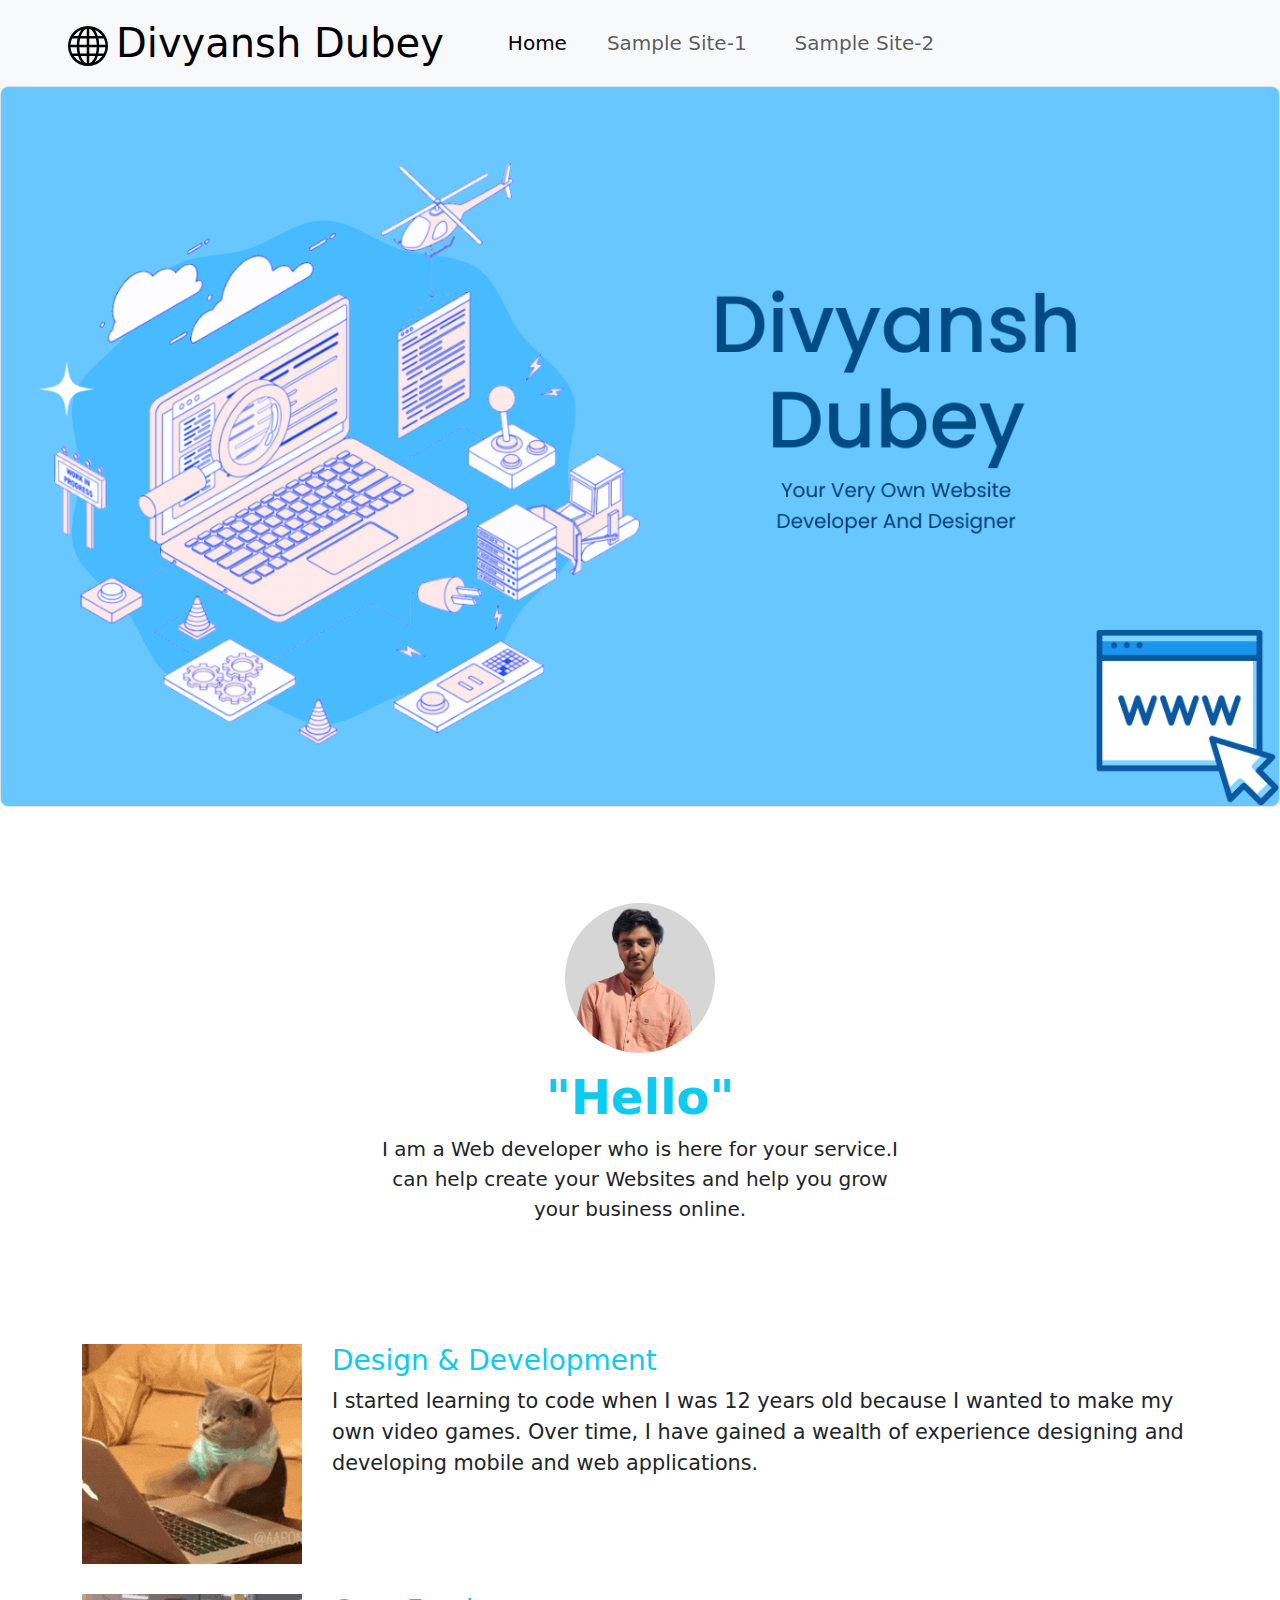
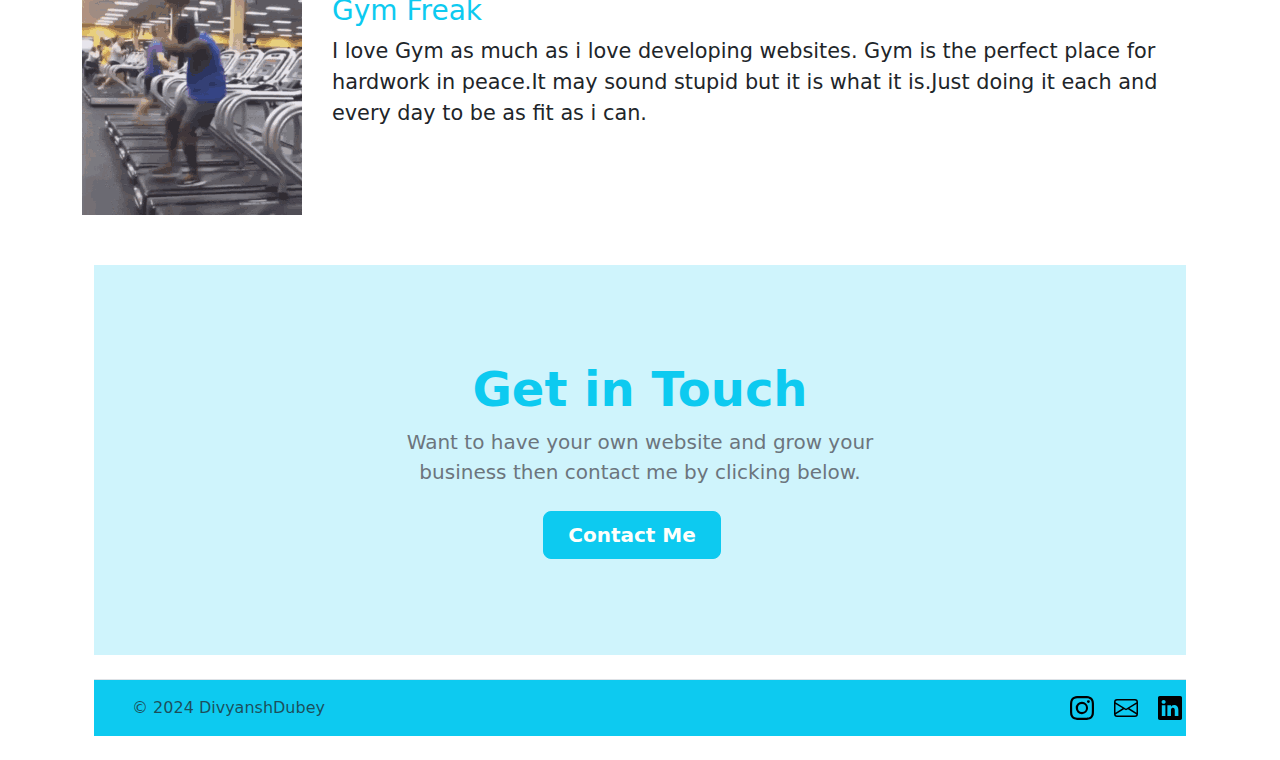
<file: index.html>
<!DOCTYPE html>
<html lang="en">
<head>
    <meta charset="UTF-8">
    <meta name="viewport" content="width=device-width, initial-scale=1.0">
    <title>Document</title>
    <link href="https://cdn.jsdelivr.net/npm/bootstrap@5.3.3/dist/css/bootstrap.min.css" rel="stylesheet" integrity="sha384-QWTKZyjpPEjISv5WaRU9OFeRpok6YctnYmDr5pNlyT2bRjXh0JMhjY6hW+ALEwIH" crossorigin="anonymous">
    <link rel="stylesheet" href="./styles.css">
</head>
<body>
  <section class="navmy">
    <nav class="navbar navbar-expand-lg bg-body-tertiary">
      <div class="container-fluid">
        <a class="navbar-brand fs-1 text mx-5" href="#"><img src="./globe.svg" class="globe mx-2">Divyansh Dubey</a>
        <button class="navbar-toggler" type="button" data-bs-toggle="collapse" data-bs-target="#navbarNav" aria-controls="navbarNav" aria-expanded="false" aria-label="Toggle navigation">
          <span class="navbar-toggler-icon"></span>
        </button>
        <div class="collapse navbar-collapse" id="navbarNav">
          <ul class="navbar-nav">
            <li class="nav-item">
              <a class="nav-link active mx-2 fs-5" aria-current="page" href="#">Home</a>
            </li>
            <li class="nav-item">
              <a class="nav-link mx-3 fs-5" href="./index2.html">Sample Site-1</a>
            </li>
            <li class="nav-item">
              <a class="nav-link mx-3 fs-5" href="./index3.html">Sample Site-2</a>
            </li>
          </ul>
        </div>
      </div>
    </nav>
  </section>
    <section class="title">
    <img src="./Divyansh Dubey.png" alt="Divyansh Dubey" width="100%" class="img-fluid border rounded-3 ">
</section>
<section class="container">
    <div class="px-4 py-5 my-5 text-center">
        <img class="d-block mx-auto mb-3 image" src="./me1.jpg" alt="Divyansh photo" width="100" height="100">
        <h1 class="display-5 fw-bold text-info ">"Hello"</h1>
        <div class="col-lg-6 mx-auto">
          <p class="lead mb-4">I am a Web developer who is here for your service.I can help create your Websites and help you grow your business online.</p>
        </div>
      </div>
</section>
<section class="container">
    <div class="parent"><div class="real">
        <div class="typing">
          <img src="./busy.gif" alt="typing cat" class="cat">
        </div>
        <div class="coding">
          <h3 class="text-info">Design &amp; Development</h3>
          <p>I started learning to code when I was 12 years old because I wanted to make my own video games. Over
            time,
            I
            have gained a wealth of experience designing and developing mobile and web applications.</p>
        </div>
    </div>
    <div class="fake">
        <div class="chillies">
          <img class="gym-dance" src="./gym-dance.gif" alt="gym-dance">
        </div>
        <div class="gym">
          <h3 class="text-info">Gym Freak</h3>
          <p>I love Gym as much as i love developing websites.
             Gym is the perfect place for hardwork in peace.It may sound stupid but it is what it is.Just doing it each and every day to be as fit as i can.
          </p>
        </div>
    </div>
    <section class="container get">
        <div class="bg-info-subtle text-secondary px-4 py-5 text-center">
            <div class="py-5">
              <h1 class="display-5 fw-bold text-info">Get in Touch</h1>
              <div class="col-lg-6 mx-auto">
                <p class="fs-5 mb-4">Want to have your own website and grow your business then contact me by clicking below.</p>
                <div class="d-grid gap-2 d-sm-flex justify-content-sm-center">
                  <button type="button" class="btn btn-outline-white btn-lg px-4 me-sm-3 fw-bold btn-info"><a href="mailto:divyanshdubey317@gmail.com" class="contact">Contact Me</a></button>
                </div>
              </div>
            </div>
          </div>
    </section>
    <section class="container">
        <footer class="d-flex flex-wrap justify-content-between align-items-center py-3 my-4 border-top bg-info">
            <div class="col-md-4 d-flex align-items-center">
              <a href="/" class="mb-3 me-2 mb-md-0 text-body-secondary text-decoration-none lh-1">
                <svg class="bi" width="30" height="24"><use xlink:href="#bootstrap"></use></svg>
              </a>
              <span class="mb-3 mb-md-0 text-body-secondary">© 2024 DivyanshDubey</span>
            </div>
        
            <ul class="nav col-md-4 justify-content-end list-unstyled d-flex">
              <li class="ms-3 mx-1"><a class="text-body-secondary" href="https://www.instagram.com/divyansh__du_bae/"><img class="bi" width="24" height="24" src="./instagram.svg"></svg></a></li>
              <li class="ms-3 mx-1"><a class="text-body-secondary" href="mailto:divyanshdubey317@gmail.com"><img class="bi" width="24" height="24" src="./envelope.svg"></svg></a></li>
              <li class="ms-3 mx-1"><a class="text-body-secondary" href="https://www.linkedin.com/in/divyansh-dubey-155679281"><img class="bi" width="24" height="24" src="./linkedin.svg"></svg></a></li>
            </ul>
          </footer>
    </section>
</div>
<script src="https://cdn.jsdelivr.net/npm/bootstrap@5.3.3/dist/js/bootstrap.bundle.min.js" integrity="sha384-YvpcrYf0tY3lHB60NNkmXc5s9fDVZLESaAA55NDzOxhy9GkcIdslK1eN7N6jIeHz" crossorigin="anonymous"></script>
</section>
</body>
</html>
</file>
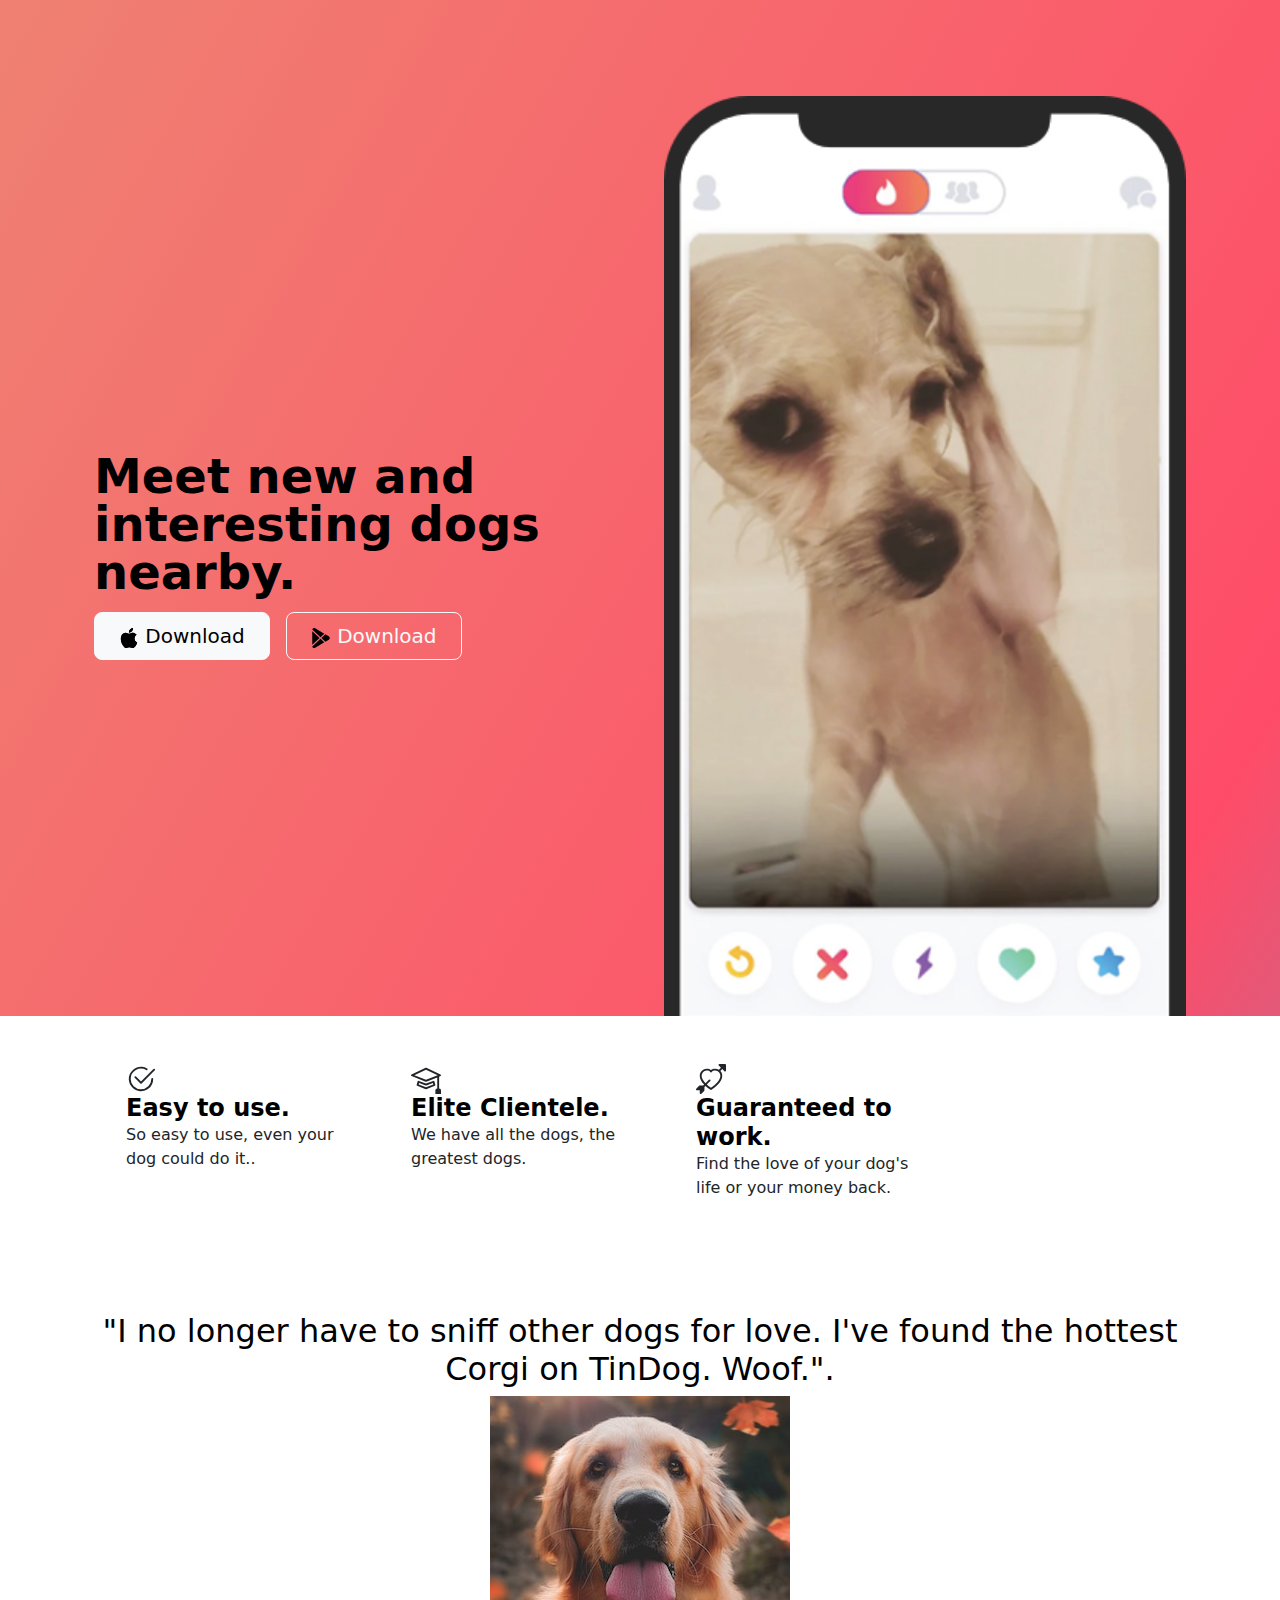
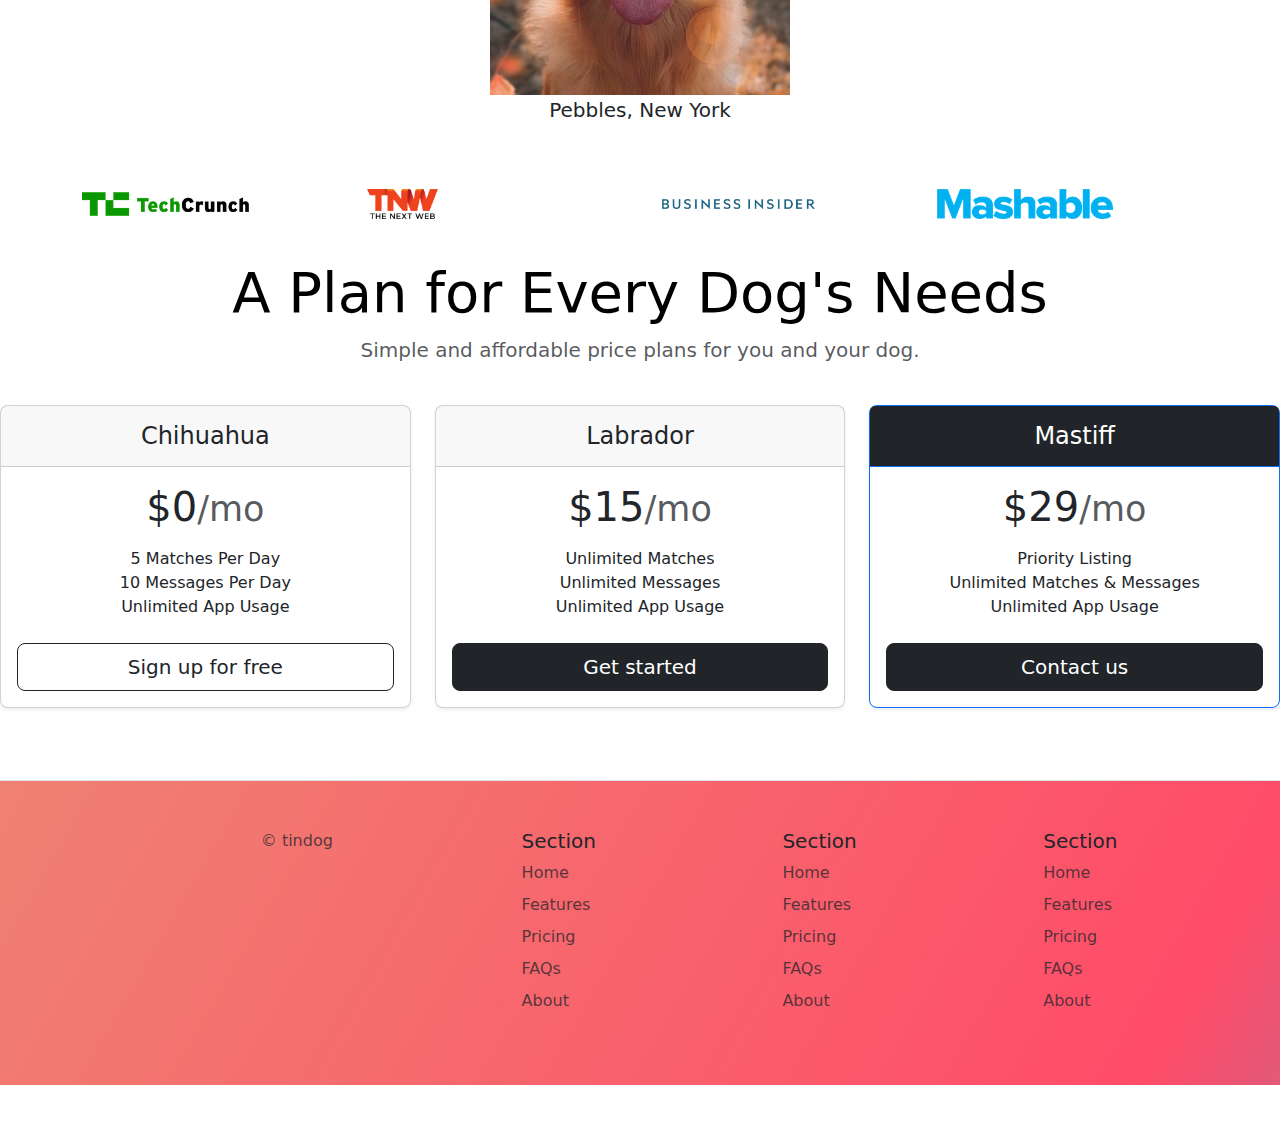
<file: index2.html>
<!DOCTYPE html>
<html lang="en">

<head>
  <meta charset="UTF-8">
  <link rel="stylesheet " href="./css/style.css">
  <meta name="viewport" content="width=device-width, initial-scale=1.0">
  <title>TinDog</title>
  <link href="https://cdn.jsdelivr.net/npm/bootstrap@5.3.3/dist/css/bootstrap.min.css" rel="stylesheet" integrity="sha384-QWTKZyjpPEjISv5WaRU9OFeRpok6YctnYmDr5pNlyT2bRjXh0JMhjY6hW+ALEwIH" crossorigin="anonymous">
</head>

<body>

  <!-- Title -->
  <section id="title" class="gradient-background">
    <div class="container col-xxl-8 px-4 pt-5">
      <div class="row flex-lg-row-reverse align-items-center g-5 pt-5">
        <div class="col-10 col-sm-8 col-lg-6">
          <img src="./images/iphone.png" class="d-block mx-lg-auto img-fluid" alt="Bootstrap Themes" width="700" height="500" loading="lazy">
        </div>
        <div class="col-lg-6">
          <h1 class="display-5 fw-bold text-body-emphasis lh-1 mb-3">Meet new and interesting dogs nearby.</h1>
          <p class="lead"></p>
          <div class="d-grid gap-2 d-md-flex justify-content-md-start">
            <button type="button" class="btn btn-light btn-lg px-4 me-md-2"><img src="./images/apple.svg" height="20"> Download</button>
            <button type="button" class="btn btn-outline-light btn-lg px-4"><img src="./images/google-play.svg" height="20"> Download</button>
          </div>
        </div>
      </div>
    </div>
  </section>
  <!-- Features -->
  <section id="features">
    <div class="container">
    <div class="row row-cols-1 row-cols-sm-2 row-cols-md-3 row-cols-lg-4 g-4 py-5">
      <div class="col d-flex align-items-start">
        <svg class="bi text-body-secondary flex-shrink-0 me-3" width="1.75em" height="1.75em"><use xlink:href="#bootstrap"></use></svg>
        <div>
          <svg xmlns="http://www.w3.org/2000/svg" height="30" fill="currentColor" class="bi bi-check2-circle"
              viewBox="0 0 16 16">
<path
                d="M2.5 8a5.5 5.5 0 0 1 8.25-4.764.5.5 0 0 0 .5-.866A6.5 6.5 0 1 0 14.5 8a.5.5 0 0 0-1 0 5.5 5.5 0 1 1-11 0z" />
<path
                d="M15.354 3.354a.5.5 0 0 0-.708-.708L8 9.293 5.354 6.646a.5.5 0 1 0-.708.708l3 3a.5.5 0 0 0 .708 0l7-7z" />
</svg>
          <h3 class="fw-bold mb-0 fs-4 text-body-emphasis">Easy to use.</h3>
          <p>So easy to use, even your dog could do it..</p>  
        </div>
      </div>
      <div class="col d-flex align-items-start">
        <svg class="bi text-body-secondary flex-shrink-0 me-3" width="1.75em" height="1.75em"><use xlink:href="#cpu-fill"></use></svg>
        <div><svg xmlns="http://www.w3.org/2000/svg" height="30" fill="currentColor" class="bi bi-mortarboard" viewBox="0 0 16 16">
          <path d="M8.211 2.047a.5.5 0 0 0-.422 0l-7.5 3.5a.5.5 0 0 0 .025.917l7.5 3a.5.5 0 0 0 .372 0L14 7.14V13a1 1 0 0 0-1 1v2h3v-2a1 1 0 0 0-1-1V6.739l.686-.275a.5.5 0 0 0 .025-.917l-7.5-3.5ZM8 8.46 1.758 5.965 8 3.052l6.242 2.913L8 8.46Z"/>
          <path d="M4.176 9.032a.5.5 0 0 0-.656.327l-.5 1.7a.5.5 0 0 0 .294.605l4.5 1.8a.5.5 0 0 0 .372 0l4.5-1.8a.5.5 0 0 0 .294-.605l-.5-1.7a.5.5 0 0 0-.656-.327L8 10.466 4.176 9.032Zm-.068 1.873.22-.748 3.496 1.311a.5.5 0 0 0 .352 0l3.496-1.311.22.748L8 12.46l-3.892-1.556Z"/>
          </svg>
          <h3 class="fw-bold mb-0 fs-4 text-body-emphasis">Elite Clientele.</h3>
          <p>We have all the dogs, the greatest dogs.</p>
        </div>
      </div>
      <div class="col d-flex align-items-start">
        <svg class="bi text-body-secondary flex-shrink-0 me-3" width="1.75em" height="1.75em"><use xlink:href="#calendar3"></use></svg>
        <div><svg xmlns="http://www.w3.org/2000/svg" height="30" fill="currentColor" class="bi bi-arrow-through-heart"
          viewBox="0 0 16 16">
<path fill-rule="evenodd"
            d="M2.854 15.854A.5.5 0 0 1 2 15.5V14H.5a.5.5 0 0 1-.354-.854l1.5-1.5A.5.5 0 0 1 2 11.5h1.793l.53-.53c-.771-.802-1.328-1.58-1.704-2.32-.798-1.575-.775-2.996-.213-4.092C3.426 2.565 6.18 1.809 8 3.233c1.25-.98 2.944-.928 4.212-.152L13.292 2 12.147.854A.5.5 0 0 1 12.5 0h3a.5.5 0 0 1 .5.5v3a.5.5 0 0 1-.854.354L14 2.707l-1.006 1.006c.236.248.44.531.6.845.562 1.096.585 2.517-.213 4.092-.793 1.563-2.395 3.288-5.105 5.08L8 13.912l-.276-.182a21.86 21.86 0 0 1-2.685-2.062l-.539.54V14a.5.5 0 0 1-.146.354l-1.5 1.5Zm2.893-4.894A20.419 20.419 0 0 0 8 12.71c2.456-1.666 3.827-3.207 4.489-4.512.679-1.34.607-2.42.215-3.185-.817-1.595-3.087-2.054-4.346-.761L8 4.62l-.358-.368c-1.259-1.293-3.53-.834-4.346.761-.392.766-.464 1.845.215 3.185.323.636.815 1.33 1.519 2.065l1.866-1.867a.5.5 0 1 1 .708.708L5.747 10.96Z" />
</svg>
          <h3 class="fw-bold mb-0 fs-4 text-body-emphasis">Guaranteed to work.</h3>
          <p>Find the love of your dog's life or your money back.</p>
        </div>
      </div>
      
    </div>
  </div>
  </section>
  <!-- Testimonial -->
  <section id="testimonial">
    <div class="container py-5">
      <center><h2 class="text-body-emphasis">"I no longer have to sniff other dogs for love. I've found the hottest Corgi on TinDog. Woof.".
      </h2>
      <img src="./images/dog-img.jpg" class="doggy">
      <p class="col-lg-8 mx-auto lead">Pebbles, New York</p></center>
    </div>
    <div class="container">
      <div class="row">
        <div class="col-lg-3 sm-12"><img src="./images/techcrunch.png" height="30px"></div>
        <div class="col-lg-3 sm-12"><img src="./images/tnw.png" height="30px"></div>
        <div class="col-lg-3 sm-12"><img src="./images/bizinsider.png" height="30px"></div>
        <div class="col-lg-3 sm-12"><img src="./images/mashable.png" height="30px"></div>
      </div>
    </div>
  </section><br>
  <!-- Pricing -->
  <section id="pricing">
    <div class="pricing-header p-3 pb-md-4 mx-auto text-center">
      <h2 class="display-4 fw-normal text-body-emphasis">A Plan for Every Dog's Needs</h2>
      <p class="fs-5 text-body-secondary">Simple and affordable price plans for you and your dog.</p>
    </div>
    <div class="row row-cols-1 row-cols-md-3 mb-3 text-center">
      <div class="col">
        <div class="card mb-4 rounded-3 shadow-sm">
          <div class="card-header py-3">
            <h4 class="my-0 fw-normal">Chihuahua</h4>
          </div>
          <div class="card-body">
            <h1 class="card-title pricing-card-title">$0<small class="text-body-secondary fw-light">/mo</small></h1>
            <ul class="list-unstyled mt-3 mb-4">
              <li>5 Matches Per Day</li>
              <li>10 Messages Per Day</li>
              <li>Unlimited App Usage</li>
            </ul>
            <button type="button" class="w-100 btn btn-lg btn-outline-dark">Sign up for free</button>
          </div>
        </div>
      </div>
      <div class="col">
        <div class="card mb-4 rounded-3 shadow-sm">
          <div class="card-header py-3">
            <h4 class="my-0 fw-normal">Labrador</h4>
          </div>
          <div class="card-body">
            <h1 class="card-title pricing-card-title">$15<small class="text-body-secondary fw-light">/mo</small></h1>
            <ul class="list-unstyled mt-3 mb-4">
              <li>Unlimited Matches</li>
              <li>Unlimited Messages</li>
              <li>Unlimited App Usage</li>
            </ul>
            <button type="button" class="w-100 btn btn-lg btn-dark"> Get started</button>
          </div>
        </div>
      </div>
      <div class="col">
        <div class="card mb-4 rounded-3 shadow-sm border-primary">
          <div class="card-header py-3 text-bg-dark border-primary">
            <h4 class="my-0 fw-normal">Mastiff</h4>
          </div>
          <div class="card-body">
            <h1 class="card-title pricing-card-title">$29<small class="text-body-secondary fw-dark">/mo</small></h1>
            <ul class="list-unstyled mt-3 mb-4">
              <li>Priority Listing</li>
              <li>Unlimited Matches & Messages</li>
              <li>Unlimited App Usage</li>
            </ul>
            <button type="button" class="w-100 btn btn-lg btn-dark">Contact us</button>
          </div>
        </div>
      </div>
    </div>
  </section>
  <!-- Footer -->
  <section id="footer" class="gradient-background">
    <footer class="row row-cols-1 row-cols-sm-2 row-cols-md-5 py-5 my-5 border-top">
      <div class="col mb-3">
        <a href="/" class="d-flex align-items-center mb-3 link-body-emphasis text-decoration-none">
          <svg class="bi me-2" width="40" height="32"><use xlink:href="#bootstrap"></use></svg>
        </a>
         
        </div>
  
      <div class="col mb-3">
       <p class="text-body-secondary">© tindog</p>
      </div>
  
      <div class="col mb-3">
        <h5>Section</h5>
        <ul class="nav flex-column">
          <li class="nav-item mb-2"><a href="#" class="nav-link p-0 text-body-secondary">Home</a></li>
          <li class="nav-item mb-2"><a href="#" class="nav-link p-0 text-body-secondary">Features</a></li>
          <li class="nav-item mb-2"><a href="#" class="nav-link p-0 text-body-secondary">Pricing</a></li>
          <li class="nav-item mb-2"><a href="#" class="nav-link p-0 text-body-secondary">FAQs</a></li>
          <li class="nav-item mb-2"><a href="#" class="nav-link p-0 text-body-secondary">About</a></li>
        </ul>
      </div>
  
      <div class="col mb-3">
        <h5>Section</h5>
        <ul class="nav flex-column">
          <li class="nav-item mb-2"><a href="#" class="nav-link p-0 text-body-secondary">Home</a></li>
          <li class="nav-item mb-2"><a href="#" class="nav-link p-0 text-body-secondary">Features</a></li>
          <li class="nav-item mb-2"><a href="#" class="nav-link p-0 text-body-secondary">Pricing</a></li>
          <li class="nav-item mb-2"><a href="#" class="nav-link p-0 text-body-secondary">FAQs</a></li>
          <li class="nav-item mb-2"><a href="#" class="nav-link p-0 text-body-secondary">About</a></li>
        </ul>
      </div>
  
      <div class="col mb-3">
        <h5>Section</h5>
        <ul class="nav flex-column">
          <li class="nav-item mb-2"><a href="#" class="nav-link p-0 text-body-secondary">Home</a></li>
          <li class="nav-item mb-2"><a href="#" class="nav-link p-0 text-body-secondary">Features</a></li>
          <li class="nav-item mb-2"><a href="#" class="nav-link p-0 text-body-secondary">Pricing</a></li>
          <li class="nav-item mb-2"><a href="#" class="nav-link p-0 text-body-secondary">FAQs</a></li>
          <li class="nav-item mb-2"><a href="#" class="nav-link p-0 text-body-secondary">About</a></li>
        </ul>
      </div>
    </footer>
  </section>
</body>

</html>
</file>
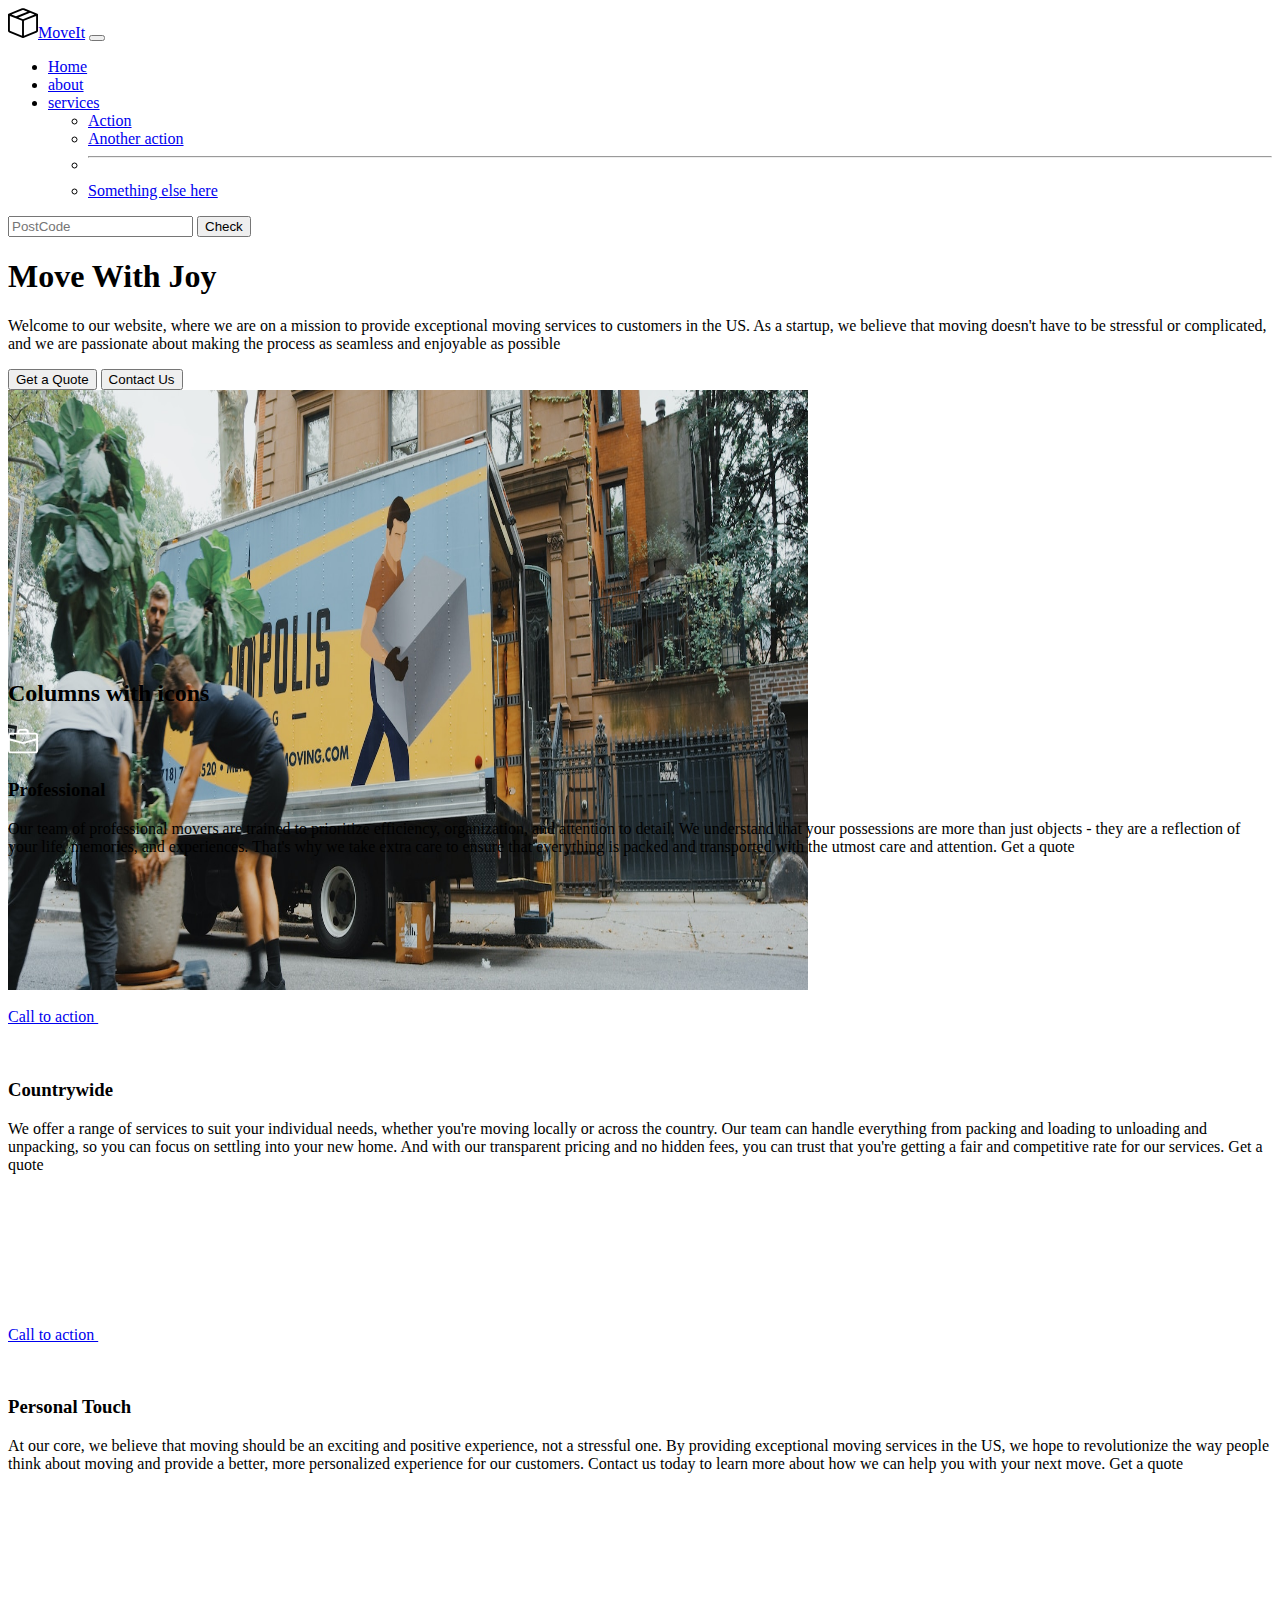
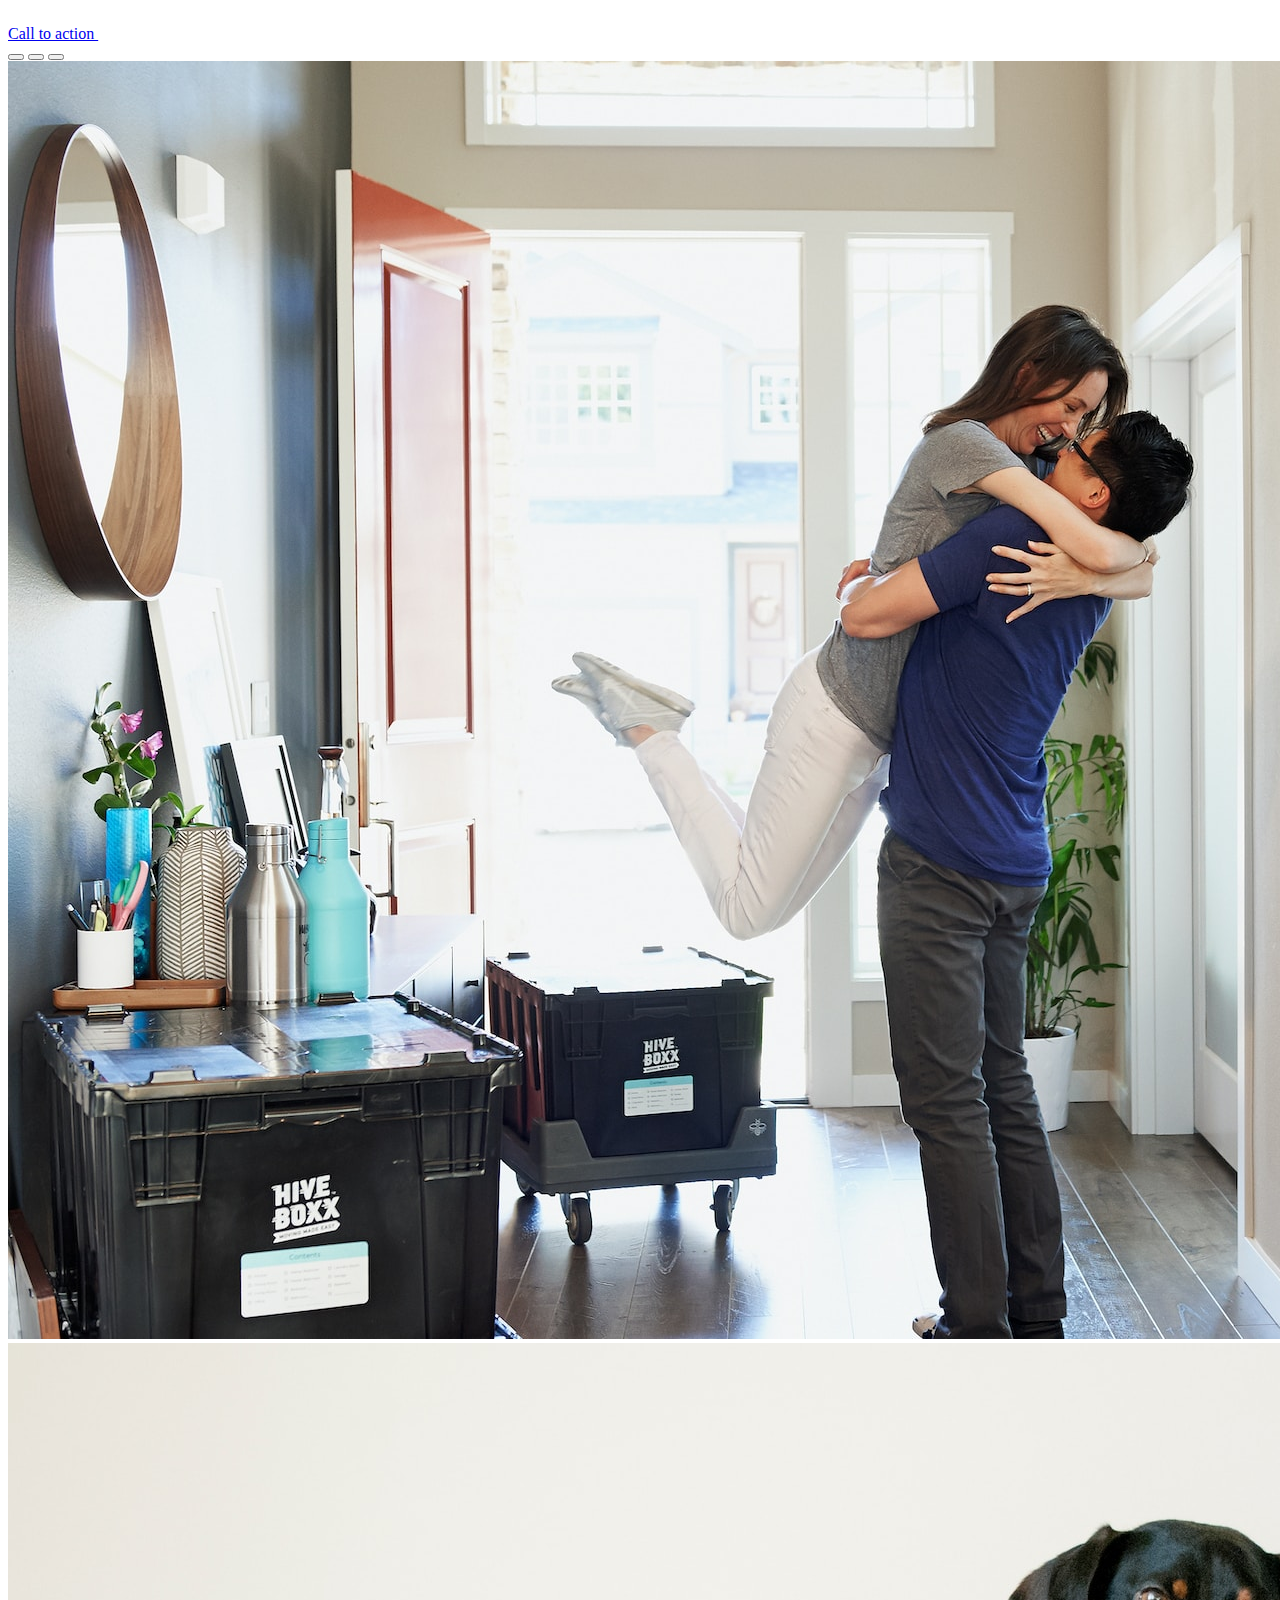
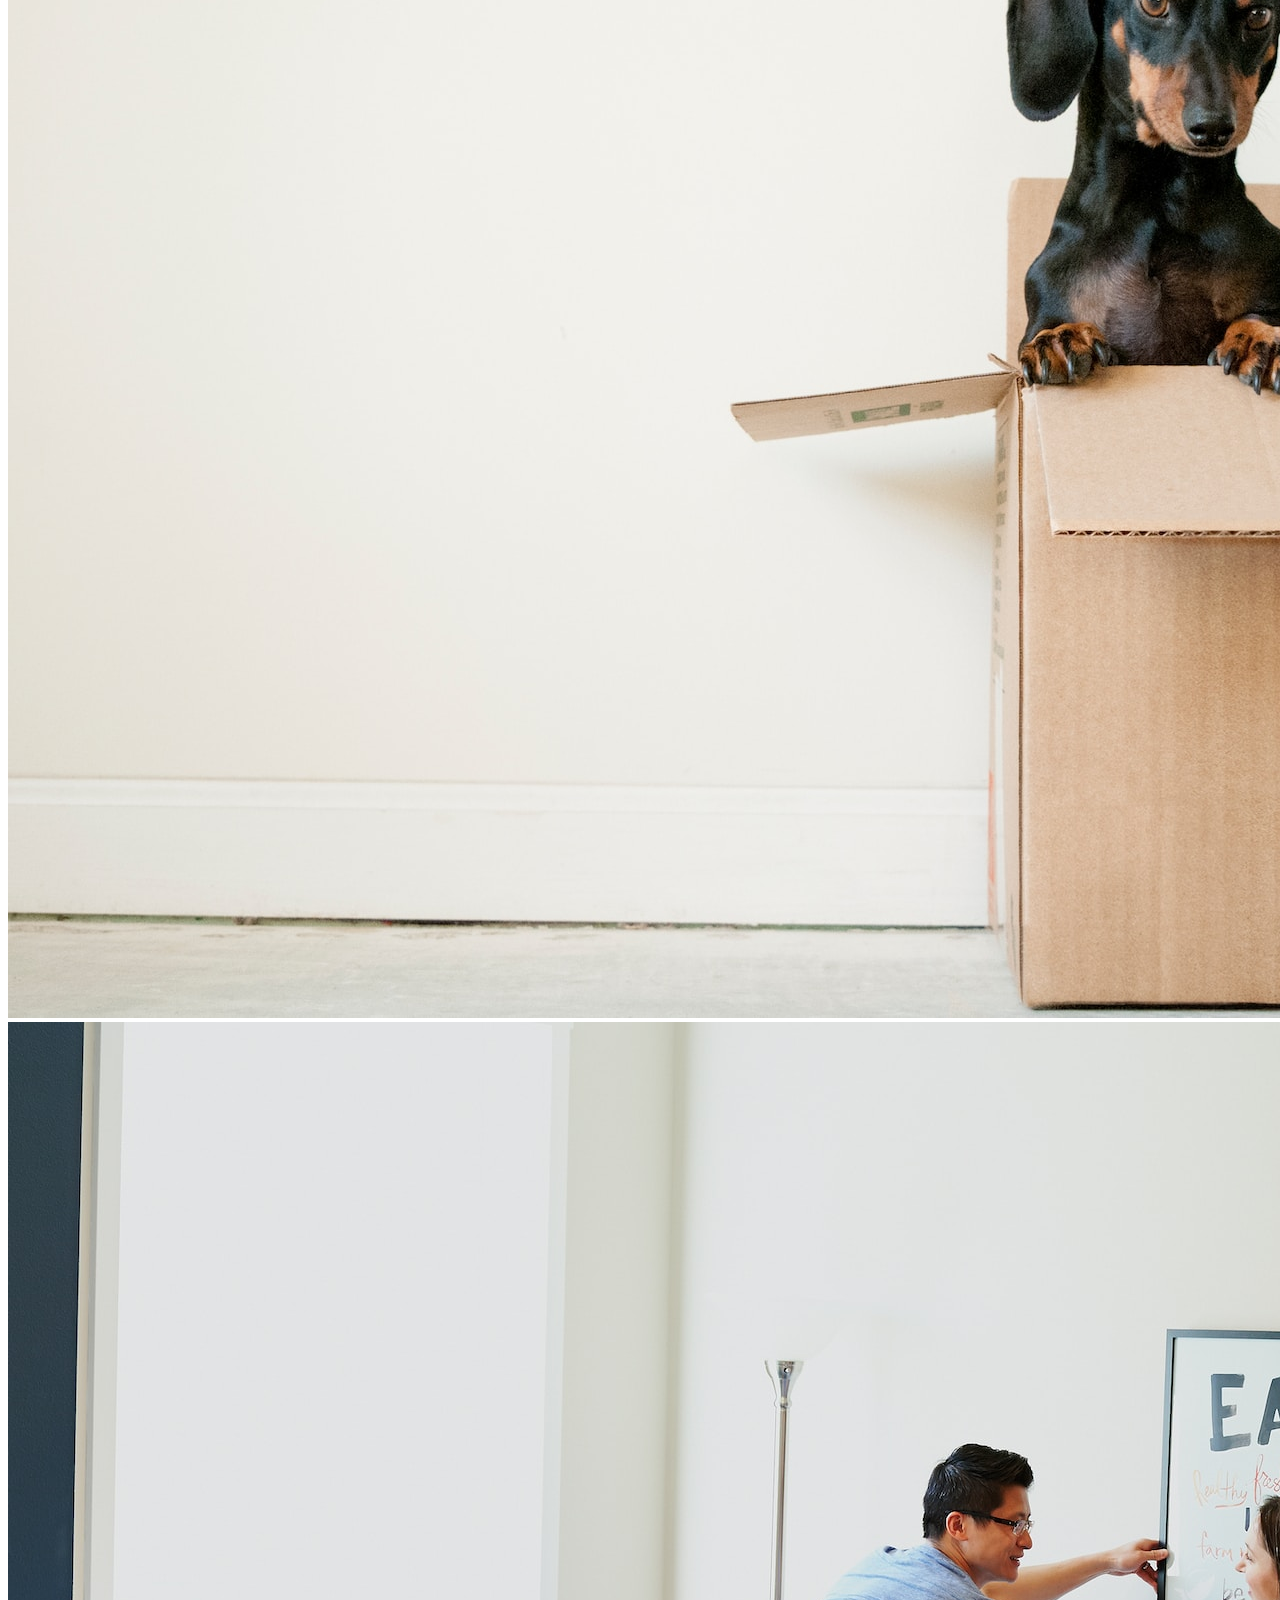
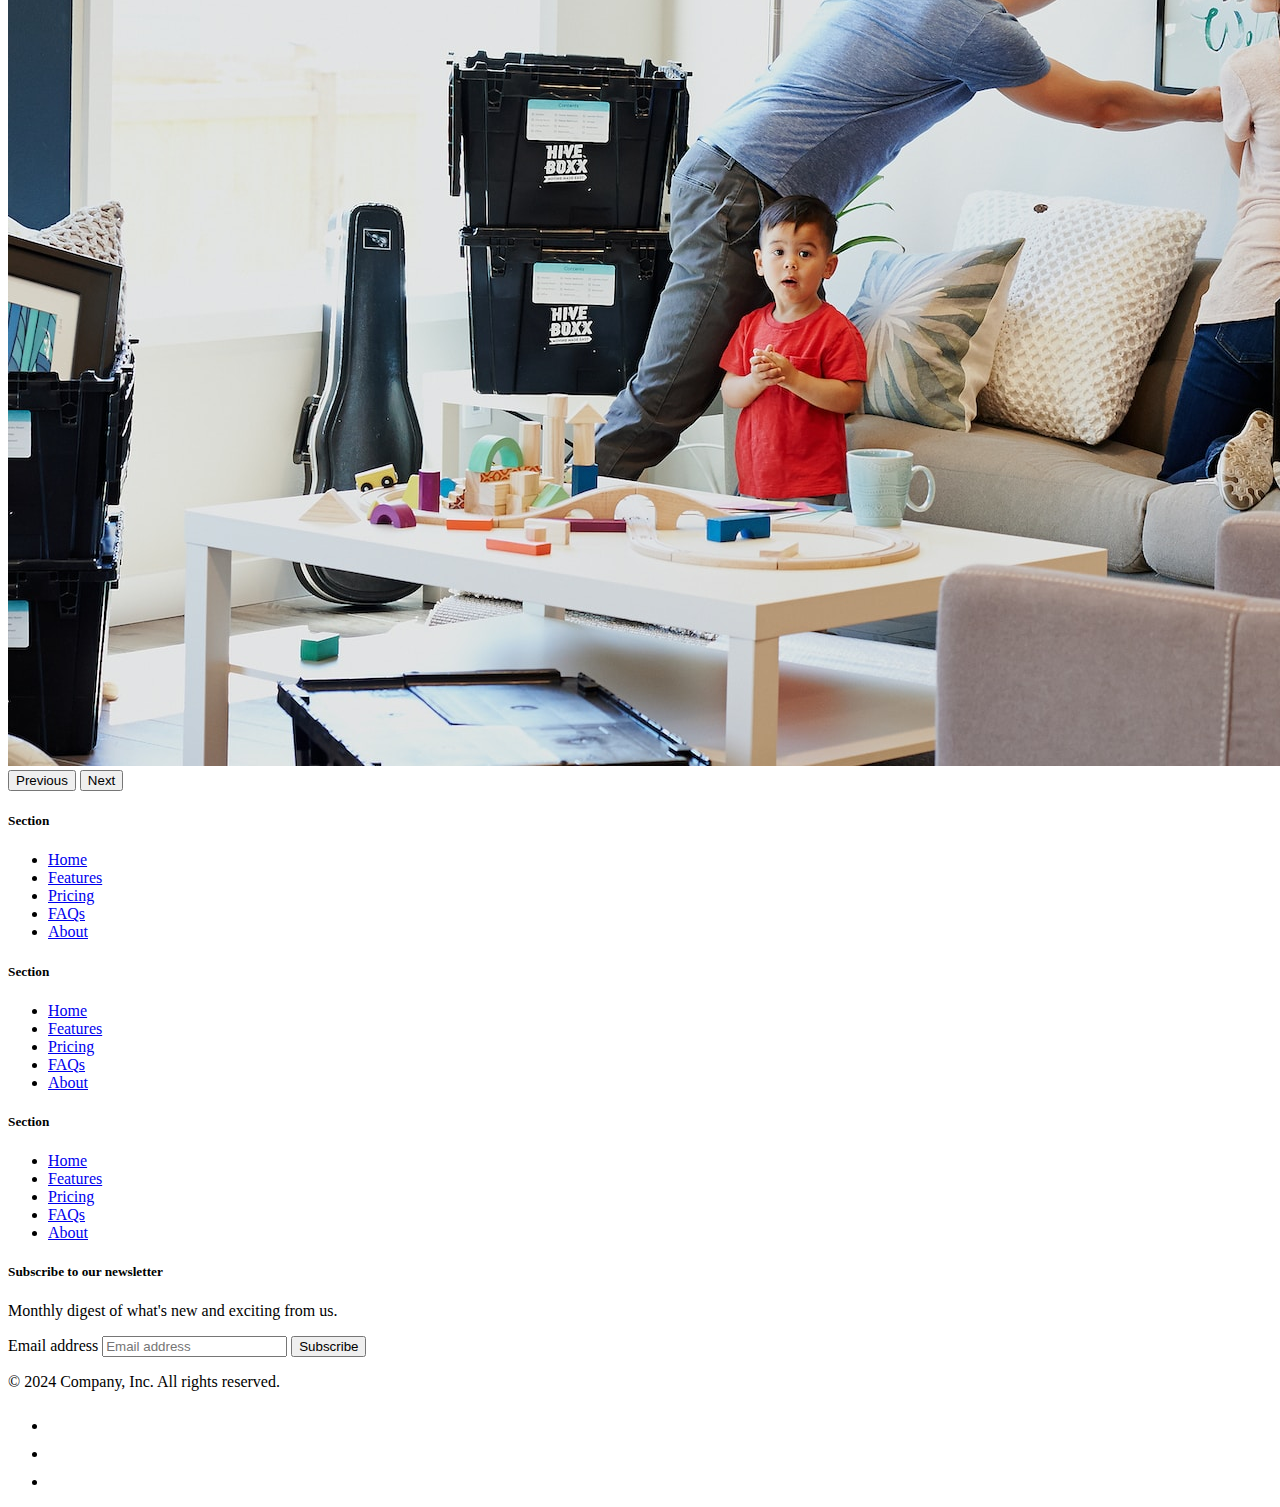
<file: index3.html>
<!DOCTYPE html>
<html lang="en">

<head>
  <meta charset="UTF-8">
  <meta name="viewport" content="width=device-width, initial-scale=1.0">
  <title>Bootstrap Components</title>
  <link href="https://cdn.jsdelivr.net/npm/bootstrap@5.3.0-alpha2/dist/css/bootstrap.min.css" rel="stylesheet"
    integrity="sha384-aFq/bzH65dt+w6FI2ooMVUpc+21e0SRygnTpmBvdBgSdnuTN7QbdgL+OapgHtvPp" crossorigin="anonymous">
  <style>
 
  </style>
</head>

<body>
  <nav class="navbar navbar-expand-lg bg-body-tertiary">
    <div class="container-fluid">
      <a class="navbar-brand" href="#"><img src="./box-seam.svg" alt="Move It icon" height="30">MoveIt</a>
      <button class="navbar-toggler" type="button" data-bs-toggle="collapse" data-bs-target="#navbarSupportedContent" aria-controls="navbarSupportedContent" aria-expanded="false" aria-label="Toggle navigation">
        <span class="navbar-toggler-icon"></span>
      </button>
      <div class="collapse navbar-collapse" id="navbarSupportedContent">
        <ul class="navbar-nav me-auto mb-2 mb-lg-0">
          <li class="nav-item">
            <a class="nav-link active" aria-current="page" href="#">Home</a>
          </li>
          <li class="nav-item">
            <a class="nav-link" href="#">about</a>
          </li>
          <li class="nav-item dropdown">
            <a class="nav-link dropdown-toggle" href="#" role="button" data-bs-toggle="dropdown" aria-expanded="false">
              services
            </a>
            <ul class="dropdown-menu">
              <li><a class="dropdown-item" href="#">Action</a></li>
              <li><a class="dropdown-item" href="#">Another action</a></li>
              <li><hr class="dropdown-divider"></li>
              <li><a class="dropdown-item" href="#">Something else here</a></li>
            </ul>
          </li>
        </ul>
        <form class="d-flex" role="search">
          <input class="form-control me-2" type="search" placeholder="PostCode" aria-label="Search">
          <button class="btn btn-outline-success" type="submit">Check</button>
        </form>
      </div>
    </div>
  </nav>
  <div class="px-4 pt-5 my-5 text-center border-bottom">
    <h1 class="display-4 fw-bold text-body-emphasis">Move With Joy</h1>
    <div class="col-lg-6 mx-auto">
      <p class="lead mb-4">Welcome to our website, where we are on a mission to provide exceptional moving services to customers in the US. As a startup, we believe that moving doesn't have to be stressful or complicated, and we are passionate about making the process as seamless and enjoyable as possible</p>
      <div class="d-grid gap-2 d-sm-flex justify-content-sm-center mb-5">
        <button type="button" class="btn btn-primary btn-lg px-4 me-sm-3">Get a Quote</button>
        <button type="button" class="btn btn-outline-secondary btn-lg px-4">Contact Us</button>
      </div>
    </div>
    <div class="overflow-hidden" style="max-height: 30vh;">
      <div class="container px-5">
        <img src="./moving-van.jpg" class="img-fluid border rounded-3 shadow-lg mb-4" alt="Example image" width="800" height="600" loading="lazy">
      </div>
    </div>
  </div>
  <div class="container px-4 py-5" id="featured-3">
    <h2 class="pb-2 border-bottom">Columns with icons</h2>
    <div class="row g-4 py-5 row-cols-1 row-cols-lg-3">
      <div class="feature col">
        <div class="feature-icon d-inline-flex align-items-center justify-content-center text-bg-primary bg-gradient fs-2 mb-3">
          <img src="./briefcase.svg" height="30">
        </div>
        <h3 class="fs-2 text-body-emphasis">Professional</h3>
        <p>Our team of professional movers are trained to prioritize efficiency, organization, and attention to detail. We understand that your possessions are more than just objects - they are a reflection of your life, memories, and experiences. That's why we take extra care to ensure that everything is packed and transported with the utmost care and attention.
          Get a quote</p>
        <a href="#" class="icon-link">
          Call to action
          <svg class="bi"><use xlink:href="#chevron-right"></use></svg>
        </a>
      </div>
      <div class="feature col">
        <div class="feature-icon d-inline-flex align-items-center justify-content-center text-bg-primary bg-gradient fs-2 mb-3">
          <img src="./bus-front.svg" height="30">
        </div>
        <h3 class="fs-2 text-body-emphasis">Countrywide</h3>
        <p>We offer a range of services to suit your individual needs, whether you're moving locally or across the country. Our team can handle everything from packing and loading to unloading and unpacking, so you can focus on settling into your new home. And with our transparent pricing and no hidden fees, you can trust that you're getting a fair and competitive rate for our services.
          Get a quote</p>
        <a href="#" class="icon-link">
          Call to action
          <svg class="bi"><use xlink:href="#chevron-right"></use></svg>
        </a>
      </div>
      <div class="feature col">
        <div class="feature-icon d-inline-flex align-items-center justify-content-center text-bg-primary bg-gradient fs-2 mb-3">
          <img src="./chat-square-heart.svg" height="30">
        </div>
        <h3 class="fs-2 text-body-emphasis">Personal Touch</h3>
        <p>At our core, we believe that moving should be an exciting and positive experience, not a stressful one. By providing exceptional moving services in the US, we hope to revolutionize the way people think about moving and provide a better, more personalized experience for our customers. Contact us today to learn more about how we can help you with your next move.
          Get a quote</p>
        <a href="#" class="icon-link">
          Call to action
          <svg class="bi"><use xlink:href="#chevron-right"></use></svg>
        </a>
      </div>
    </div>
  </div>
  <div class="container">
  <div id="carouselExampleIndicators" class="carousel slide">
    <div class="carousel-indicators">
      <button type="button" data-bs-target="#carouselExampleIndicators" data-bs-slide-to="0" class="active" aria-current="true" aria-label="Slide 1"></button>
      <button type="button" data-bs-target="#carouselExampleIndicators" data-bs-slide-to="1" aria-label="Slide 2"></button>
      <button type="button" data-bs-target="#carouselExampleIndicators" data-bs-slide-to="2" aria-label="Slide 3"></button>
    </div>
    <div class="carousel-inner">
      <div class="carousel-item active">
        <img src="./couple.jpg" class="d-block w-100" alt="couple">
      </div>
      <div class="carousel-item">
        <img src="./dog.jpg" class="d-block w-100" alt="dog">
      </div>
      <div class="carousel-item">
        <img src="./family.jpg" class="d-block w-100" alt="family">
      </div>
    </div>
    <button class="carousel-control-prev" type="button" data-bs-target="#carouselExampleIndicators" data-bs-slide="prev">
      <span class="carousel-control-prev-icon" aria-hidden="true"></span>
      <span class="visually-hidden">Previous</span>
    </button>
    <button class="carousel-control-next" type="button" data-bs-target="#carouselExampleIndicators" data-bs-slide="next">
      <span class="carousel-control-next-icon" aria-hidden="true"></span>
      <span class="visually-hidden">Next</span>
    </button>
  </div>
</div>
<footer class="py-5">
  <div class="row">
    <div class="col-6 col-md-2 mb-3">
      <h5>Section</h5>
      <ul class="nav flex-column">
        <li class="nav-item mb-2"><a href="#" class="nav-link p-0 text-body-secondary">Home</a></li>
        <li class="nav-item mb-2"><a href="#" class="nav-link p-0 text-body-secondary">Features</a></li>
        <li class="nav-item mb-2"><a href="#" class="nav-link p-0 text-body-secondary">Pricing</a></li>
        <li class="nav-item mb-2"><a href="#" class="nav-link p-0 text-body-secondary">FAQs</a></li>
        <li class="nav-item mb-2"><a href="#" class="nav-link p-0 text-body-secondary">About</a></li>
      </ul>
    </div>

    <div class="col-6 col-md-2 mb-3">
      <h5>Section</h5>
      <ul class="nav flex-column">
        <li class="nav-item mb-2"><a href="#" class="nav-link p-0 text-body-secondary">Home</a></li>
        <li class="nav-item mb-2"><a href="#" class="nav-link p-0 text-body-secondary">Features</a></li>
        <li class="nav-item mb-2"><a href="#" class="nav-link p-0 text-body-secondary">Pricing</a></li>
        <li class="nav-item mb-2"><a href="#" class="nav-link p-0 text-body-secondary">FAQs</a></li>
        <li class="nav-item mb-2"><a href="#" class="nav-link p-0 text-body-secondary">About</a></li>
      </ul>
    </div>

    <div class="col-6 col-md-2 mb-3">
      <h5>Section</h5>
      <ul class="nav flex-column">
        <li class="nav-item mb-2"><a href="#" class="nav-link p-0 text-body-secondary">Home</a></li>
        <li class="nav-item mb-2"><a href="#" class="nav-link p-0 text-body-secondary">Features</a></li>
        <li class="nav-item mb-2"><a href="#" class="nav-link p-0 text-body-secondary">Pricing</a></li>
        <li class="nav-item mb-2"><a href="#" class="nav-link p-0 text-body-secondary">FAQs</a></li>
        <li class="nav-item mb-2"><a href="#" class="nav-link p-0 text-body-secondary">About</a></li>
      </ul>
    </div>

    <div class="col-md-5 offset-md-1 mb-3">
      <form>
        <h5>Subscribe to our newsletter</h5>
        <p>Monthly digest of what's new and exciting from us.</p>
        <div class="d-flex flex-column flex-sm-row w-100 gap-2">
          <label for="newsletter1" class="visually-hidden">Email address</label>
          <input id="newsletter1" type="text" class="form-control" placeholder="Email address">
          <button class="btn btn-primary" type="button">Subscribe</button>
        </div>
      </form>
    </div>
  </div>

  <div class="d-flex flex-column flex-sm-row justify-content-between py-4 my-4 border-top">
    <p>© 2024 Company, Inc. All rights reserved.</p>
    <ul class="list-unstyled d-flex">
      <li class="ms-3"><a class="link-body-emphasis" href="#"><svg class="bi" width="24" height="24"><use xlink:href="#twitter"></use></svg></a></li>
      <li class="ms-3"><a class="link-body-emphasis" href="#"><svg class="bi" width="24" height="24"><use xlink:href="#instagram"></use></svg></a></li>
      <li class="ms-3"><a class="link-body-emphasis" href="#"><svg class="bi" width="24" height="24"><use xlink:href="#facebook"></use></svg></a></li>
    </ul>
  </div>
</footer>
  <script src="https://cdn.jsdelivr.net/npm/bootstrap@5.3.3/dist/js/bootstrap.bundle.min.js" integrity="sha384-YvpcrYf0tY3lHB60NNkmXc5s9fDVZLESaAA55NDzOxhy9GkcIdslK1eN7N6jIeHz" crossorigin="anonymous"></script>
</body>

</html>
</file>
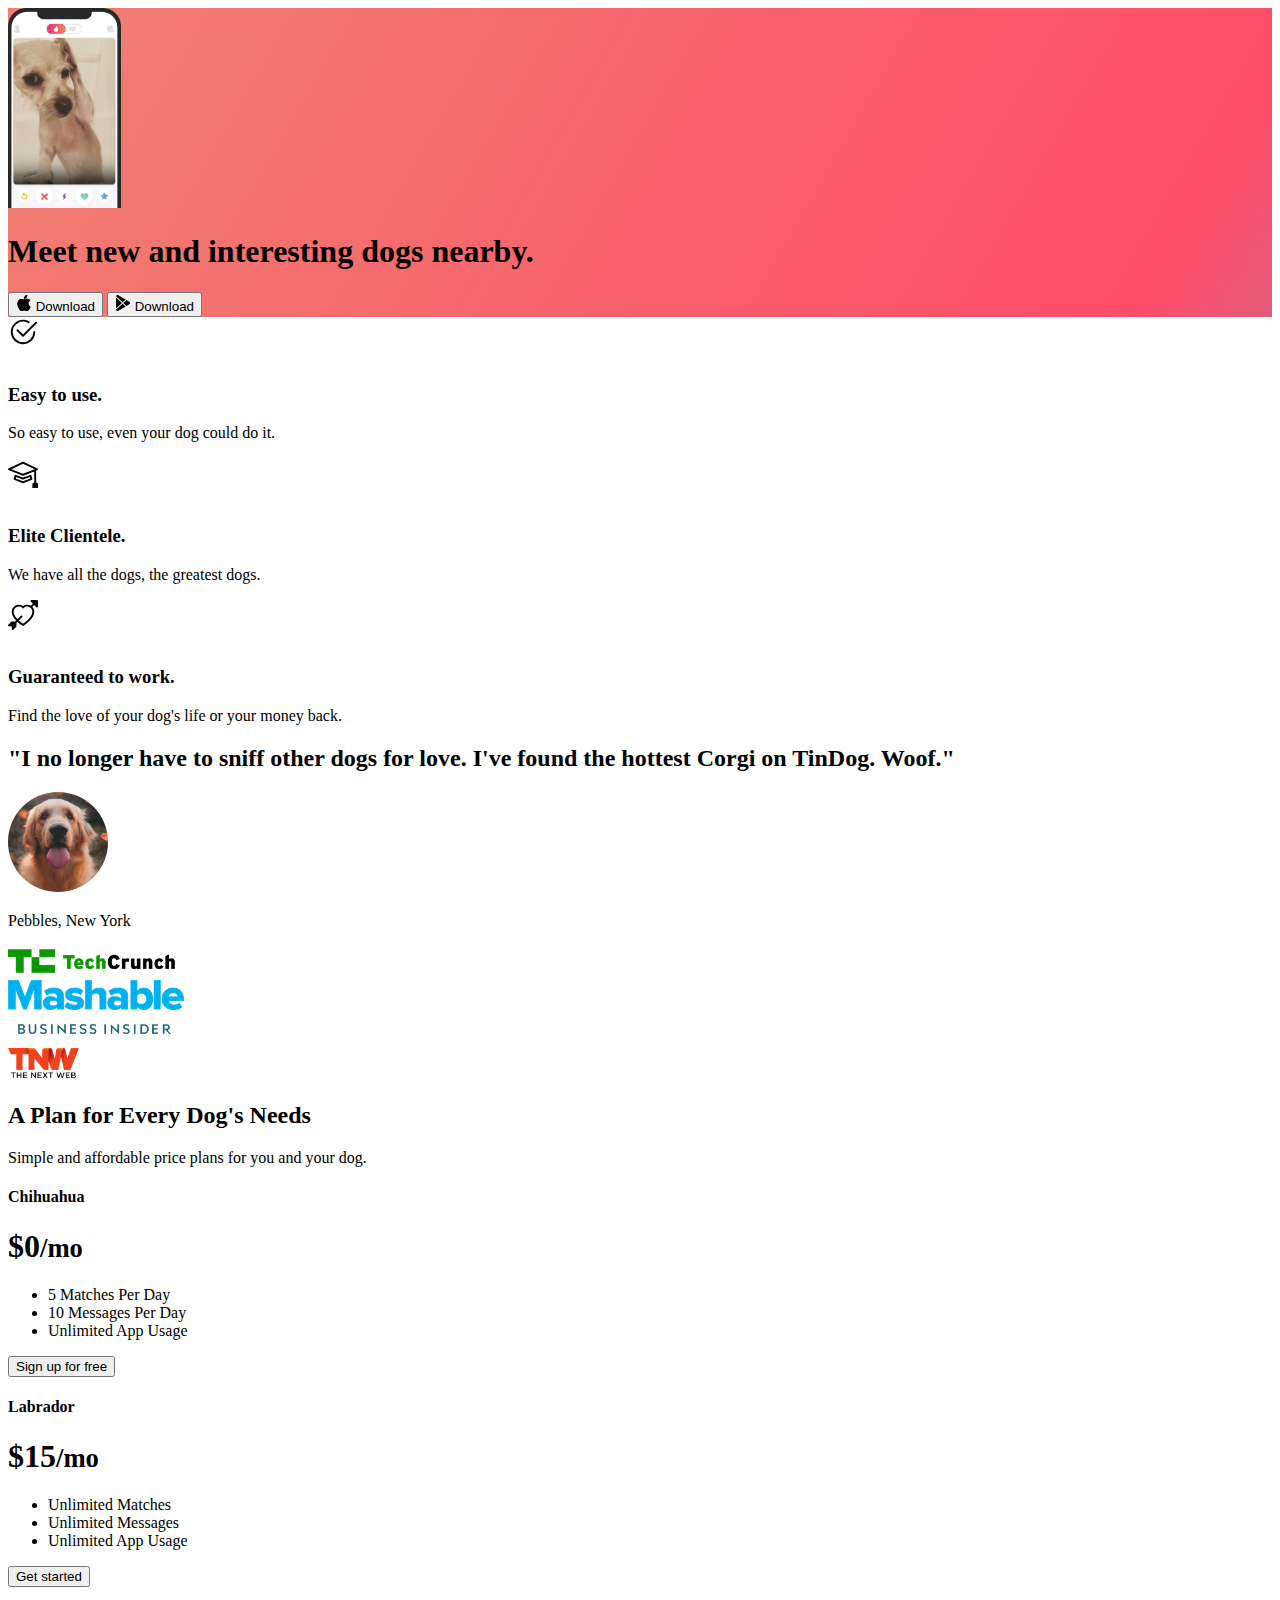
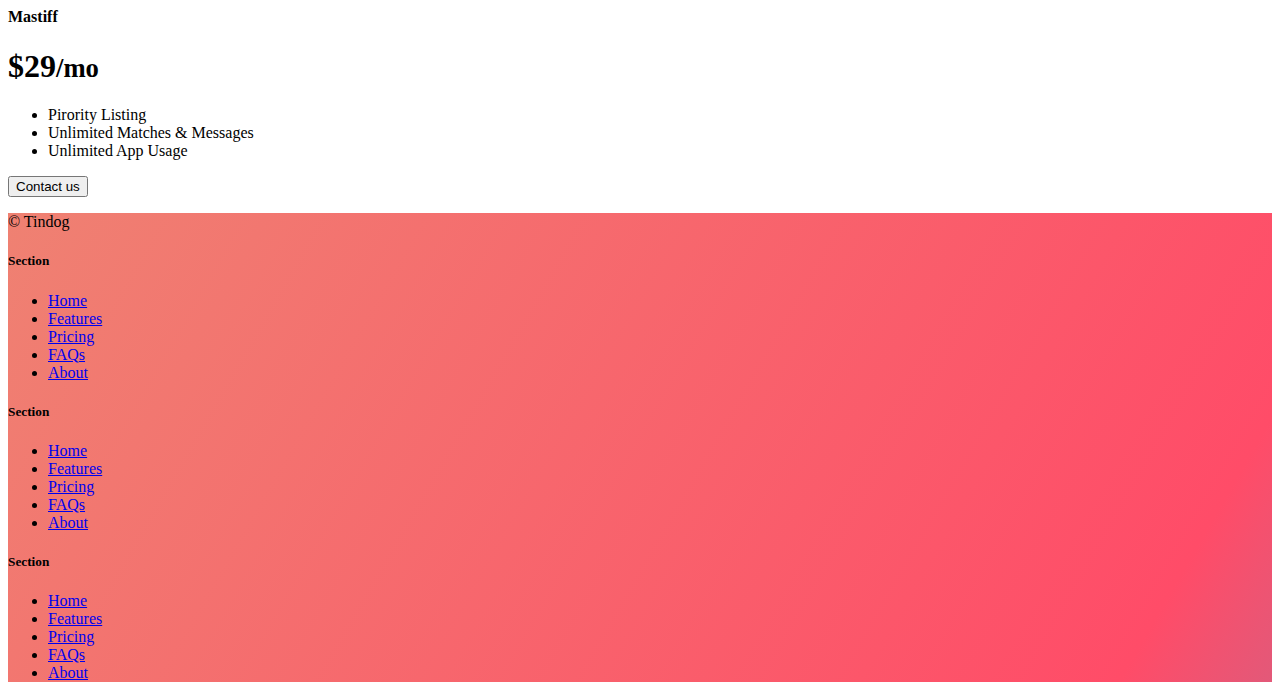
<file: solution.html>
<!DOCTYPE html>
<html lang="en">

<head>
  <meta charset="UTF-8">
  <meta name="viewport" content="width=device-width, initial-scale=1.0">
  <title>TinDog</title>
  <link href="https://cdn.jsdelivr.net/npm/bootstrap@5.3.0-alpha3/dist/css/bootstrap.min.css" rel="stylesheet"
    integrity="sha384-KK94CHFLLe+nY2dmCWGMq91rCGa5gtU4mk92HdvYe+M/SXH301p5ILy+dN9+nJOZ" crossorigin="anonymous">
  <link rel="stylesheet" href="./css/solution.css">
</head>

<body>


  <!-- Title -->
  <section id="title" class="gradient-background">

    <div class="container col-xxl-8 px-4 pt-5">
      <div class="row flex-lg-row-reverse align-items-center g-5 pt-5">
        <div class="col-10 col-sm-8 col-lg-6">
          <img src="./images/iphone.png" class="d-block mx-lg-auto img-fluid" alt="Bootstrap Themes" height="200"
            loading="lazy">
        </div>
        <div class="col-lg-6">
          <h1 class="display-5 fw-bold text-body-emphasis lh-1 mb-3">Meet new and interesting dogs nearby.</h1>

          <div class="d-grid gap-2 d-md-flex justify-content-md-start">
            <button type="button" class="btn btn-light btn-lg px-4 me-md-2"><svg xmlns="http://www.w3.org/2000/svg"
                width="16" height="16" fill="currentColor" class="bi bi-apple mb-1" viewBox="0 0 16 16">
                <path
                  d="M11.182.008C11.148-.03 9.923.023 8.857 1.18c-1.066 1.156-.902 2.482-.878 2.516.024.034 1.52.087 2.475-1.258.955-1.345.762-2.391.728-2.43Zm3.314 11.733c-.048-.096-2.325-1.234-2.113-3.422.212-2.189 1.675-2.789 1.698-2.854.023-.065-.597-.79-1.254-1.157a3.692 3.692 0 0 0-1.563-.434c-.108-.003-.483-.095-1.254.116-.508.139-1.653.589-1.968.607-.316.018-1.256-.522-2.267-.665-.647-.125-1.333.131-1.824.328-.49.196-1.422.754-2.074 2.237-.652 1.482-.311 3.83-.067 4.56.244.729.625 1.924 1.273 2.796.576.984 1.34 1.667 1.659 1.899.319.232 1.219.386 1.843.067.502-.308 1.408-.485 1.766-.472.357.013 1.061.154 1.782.539.571.197 1.111.115 1.652-.105.541-.221 1.324-1.059 2.238-2.758.347-.79.505-1.217.473-1.282Z" />
                <path
                  d="M11.182.008C11.148-.03 9.923.023 8.857 1.18c-1.066 1.156-.902 2.482-.878 2.516.024.034 1.52.087 2.475-1.258.955-1.345.762-2.391.728-2.43Zm3.314 11.733c-.048-.096-2.325-1.234-2.113-3.422.212-2.189 1.675-2.789 1.698-2.854.023-.065-.597-.79-1.254-1.157a3.692 3.692 0 0 0-1.563-.434c-.108-.003-.483-.095-1.254.116-.508.139-1.653.589-1.968.607-.316.018-1.256-.522-2.267-.665-.647-.125-1.333.131-1.824.328-.49.196-1.422.754-2.074 2.237-.652 1.482-.311 3.83-.067 4.56.244.729.625 1.924 1.273 2.796.576.984 1.34 1.667 1.659 1.899.319.232 1.219.386 1.843.067.502-.308 1.408-.485 1.766-.472.357.013 1.061.154 1.782.539.571.197 1.111.115 1.652-.105.541-.221 1.324-1.059 2.238-2.758.347-.79.505-1.217.473-1.282Z" />
              </svg> Download</button>
            <button type="button" class="btn btn-outline-light btn-lg px-4"><svg xmlns="http://www.w3.org/2000/svg"
                width="16" height="16" fill="currentColor" class="bi bi-google-play mb-1" viewBox="0 0 16 16">
                <path
                  d="M14.222 9.374c1.037-.61 1.037-2.137 0-2.748L11.528 5.04 8.32 8l3.207 2.96 2.694-1.586Zm-3.595 2.116L7.583 8.68 1.03 14.73c.201 1.029 1.36 1.61 2.303 1.055l7.294-4.295ZM1 13.396V2.603L6.846 8 1 13.396ZM1.03 1.27l6.553 6.05 3.044-2.81L3.333.215C2.39-.341 1.231.24 1.03 1.27Z" />
              </svg> Download</button>
          </div>
        </div>
      </div>
    </div>
  </section>
  <!-- Features -->
  <section id="features">
    <div class="container mt-5">
      <div class="row g-4 py-5 row-cols-1 row-cols-lg-3">
        <div class="col d-flex align-items-start">
          <div
            class="icon-square text-body-emphasis bg-body-secondary d-inline-flex align-items-center justify-content-center fs-4 flex-shrink-0 me-3">
            <svg xmlns="http://www.w3.org/2000/svg" height="30" fill="currentColor" class="bi bi-check2-circle"
              viewBox="0 0 16 16">
              <path
                d="M2.5 8a5.5 5.5 0 0 1 8.25-4.764.5.5 0 0 0 .5-.866A6.5 6.5 0 1 0 14.5 8a.5.5 0 0 0-1 0 5.5 5.5 0 1 1-11 0z" />
              <path
                d="M15.354 3.354a.5.5 0 0 0-.708-.708L8 9.293 5.354 6.646a.5.5 0 1 0-.708.708l3 3a.5.5 0 0 0 .708 0l7-7z" />
            </svg>
          </div>
          <div>
            <h3 class="fs-2">Easy to use.</h3>
            <p>So easy to use, even your dog could do it.</p>

          </div>
        </div>
        <div class="col d-flex align-items-start">
          <div
            class="icon-square text-body-emphasis bg-body-secondary d-inline-flex align-items-center justify-content-center fs-4 flex-shrink-0 me-3">
            <svg xmlns="http://www.w3.org/2000/svg" height="30" fill="currentColor" class="bi bi-mortarboard"
              viewBox="0 0 16 16">
              <path
                d="M8.211 2.047a.5.5 0 0 0-.422 0l-7.5 3.5a.5.5 0 0 0 .025.917l7.5 3a.5.5 0 0 0 .372 0L14 7.14V13a1 1 0 0 0-1 1v2h3v-2a1 1 0 0 0-1-1V6.739l.686-.275a.5.5 0 0 0 .025-.917l-7.5-3.5ZM8 8.46 1.758 5.965 8 3.052l6.242 2.913L8 8.46Z" />
              <path
                d="M4.176 9.032a.5.5 0 0 0-.656.327l-.5 1.7a.5.5 0 0 0 .294.605l4.5 1.8a.5.5 0 0 0 .372 0l4.5-1.8a.5.5 0 0 0 .294-.605l-.5-1.7a.5.5 0 0 0-.656-.327L8 10.466 4.176 9.032Zm-.068 1.873.22-.748 3.496 1.311a.5.5 0 0 0 .352 0l3.496-1.311.22.748L8 12.46l-3.892-1.556Z" />
            </svg>
          </div>
          <div>
            <h3 class="fs-2">Elite Clientele.</h3>
            <p>We have all the dogs, the greatest dogs.</p>

          </div>
        </div>
        <div class="col d-flex align-items-start">
          <div
            class="icon-square text-body-emphasis bg-body-secondary d-inline-flex align-items-center justify-content-center fs-4 flex-shrink-0 me-3">
            <svg xmlns="http://www.w3.org/2000/svg" height="30" fill="currentColor" class="bi bi-arrow-through-heart"
              viewBox="0 0 16 16">
              <path fill-rule="evenodd"
                d="M2.854 15.854A.5.5 0 0 1 2 15.5V14H.5a.5.5 0 0 1-.354-.854l1.5-1.5A.5.5 0 0 1 2 11.5h1.793l.53-.53c-.771-.802-1.328-1.58-1.704-2.32-.798-1.575-.775-2.996-.213-4.092C3.426 2.565 6.18 1.809 8 3.233c1.25-.98 2.944-.928 4.212-.152L13.292 2 12.147.854A.5.5 0 0 1 12.5 0h3a.5.5 0 0 1 .5.5v3a.5.5 0 0 1-.854.354L14 2.707l-1.006 1.006c.236.248.44.531.6.845.562 1.096.585 2.517-.213 4.092-.793 1.563-2.395 3.288-5.105 5.08L8 13.912l-.276-.182a21.86 21.86 0 0 1-2.685-2.062l-.539.54V14a.5.5 0 0 1-.146.354l-1.5 1.5Zm2.893-4.894A20.419 20.419 0 0 0 8 12.71c2.456-1.666 3.827-3.207 4.489-4.512.679-1.34.607-2.42.215-3.185-.817-1.595-3.087-2.054-4.346-.761L8 4.62l-.358-.368c-1.259-1.293-3.53-.834-4.346.761-.392.766-.464 1.845.215 3.185.323.636.815 1.33 1.519 2.065l1.866-1.867a.5.5 0 1 1 .708.708L5.747 10.96Z" />
            </svg>
          </div>
          <div>
            <h3 class="fs-2">Guaranteed to work.</h3>
            <p>Find the love of your dog's life or your money back.</p>

          </div>
        </div>
      </div>
    </div>
  </section>
  <!-- Testimonial -->
  <section id="testimonial">
    <div class="my-5">
      <div class="p-5 text-center bg-body-tertiary">
        <div class="container py-5">
          <h2 class="text-body-emphasis">"I no longer have to sniff other dogs for love. I've found the hottest Corgi on
            TinDog. Woof."</h2>
          <img class="profile-img mt-5" src="./images/dog-img.jpg" alt="dog image">
          <p class="col-lg-8 mx-auto lead mt-2">
            Pebbles, New York
          </p>
        </div>

        <div class="container">
          <div class="row">
            <div class="col-lg-3 col-sm-12">
              <img src="./images/techcrunch.png" alt="techcrunch" height="30">
            </div>
            <div class="col-lg-3 col-sm-12">
              <img src="./images/mashable.png" alt="mashable" height="30">
            </div>
            <div class="col-lg-3 col-sm-12">
              <img src="./images/bizinsider.png" alt="bizinsider" height="30">
            </div>
            <div class="col-lg-3 col-sm-12">
              <img src="./images/tnw.png" alt="tnw" height="30">
            </div>
          </div>
        </div>
      </div>
    </div>
  </section>
  <!-- Pricing -->
  <section id="pricing">
    <div class="container">
      <div class="pricing-header p-3 pb-md-4 mx-auto text-center">
        <h2 class="display-4 fw-normal">A Plan for Every Dog's Needs</h2>
        <p class="fs-5 text-body-secondary">Simple and affordable price plans for you and your dog.
      </div>
      <div class="row row-cols-1 row-cols-md-3 mb-3 text-center">
        <div class="col">
          <div class="card mb-4 rounded-3 shadow-sm">
            <div class="card-header py-3">
              <h4 class="my-0 fw-normal">Chihuahua</h4>
            </div>
            <div class="card-body">
              <h1 class="card-title pricing-card-title">$0<small class="text-body-secondary fw-light">/mo</small></h1>
              <ul class="list-unstyled mt-3 mb-4">
                <li>5 Matches Per Day</li>
                <li>10 Messages Per Day</li>
                <li>Unlimited App Usage</li>
              </ul>
              <button type="button" class="w-100 btn btn-lg btn-outline-dark">Sign up for free</button>
            </div>
          </div>
        </div>
        <div class="col">
          <div class="card mb-4 rounded-3 shadow-sm">
            <div class="card-header py-3">
              <h4 class="my-0 fw-normal">Labrador</h4>
            </div>
            <div class="card-body">
              <h1 class="card-title pricing-card-title">$15<small class="text-body-secondary fw-light">/mo</small></h1>
              <ul class="list-unstyled mt-3 mb-4">
                <li>Unlimited Matches</li>
                <li>Unlimited Messages</li>
                <li>Unlimited App Usage</li>
              </ul>
              <button type="button" class="w-100 btn btn-lg btn-dark">Get started</button>
            </div>
          </div>
        </div>
        <div class="col">
          <div class="card mb-4 rounded-3 shadow-sm border-dark">
            <div class="card-header py-3 text-bg-dark border-dark">
              <h4 class="my-0 fw-normal">Mastiff</h4>
            </div>
            <div class="card-body">
              <h1 class="card-title pricing-card-title">$29<small class="text-body-secondary fw-light">/mo</small></h1>
              <ul class="list-unstyled mt-3 mb-4">
                <li>Pirority Listing</li>
                <li>Unlimited Matches & Messages</li>
                <li>Unlimited App Usage</li>
              </ul>
              <button type="button" class="w-100 btn btn-lg btn-dark">Contact us</button>
            </div>
          </div>
        </div>
      </div>
    </div>
  </section>
  <!-- Footer -->
  <section id="contact" class="gradient-background">
    <div class="container ">
      <footer class="row row-cols-1 row-cols-sm-2 row-cols-md-5 py-5 mt-5 border-top">
        <div class="col mb-3">

          <p class="text-body-secondary">© Tindog</p>
        </div>

        <div class="col mb-3">

        </div>

        <div class="col mb-3">
          <h5>Section</h5>
          <ul class="nav flex-column">
            <li class="nav-item mb-2"><a href="#" class="nav-link p-0 text-body-secondary">Home</a></li>
            <li class="nav-item mb-2"><a href="#" class="nav-link p-0 text-body-secondary">Features</a></li>
            <li class="nav-item mb-2"><a href="#" class="nav-link p-0 text-body-secondary">Pricing</a></li>
            <li class="nav-item mb-2"><a href="#" class="nav-link p-0 text-body-secondary">FAQs</a></li>
            <li class="nav-item mb-2"><a href="#" class="nav-link p-0 text-body-secondary">About</a></li>
          </ul>
        </div>

        <div class="col mb-3">
          <h5>Section</h5>
          <ul class="nav flex-column">
            <li class="nav-item mb-2"><a href="#" class="nav-link p-0 text-body-secondary">Home</a></li>
            <li class="nav-item mb-2"><a href="#" class="nav-link p-0 text-body-secondary">Features</a></li>
            <li class="nav-item mb-2"><a href="#" class="nav-link p-0 text-body-secondary">Pricing</a></li>
            <li class="nav-item mb-2"><a href="#" class="nav-link p-0 text-body-secondary">FAQs</a></li>
            <li class="nav-item mb-2"><a href="#" class="nav-link p-0 text-body-secondary">About</a></li>
          </ul>
        </div>

        <div class="col mb-3">
          <h5>Section</h5>
          <ul class="nav flex-column">
            <li class="nav-item mb-2"><a href="#" class="nav-link p-0 text-body-secondary">Home</a></li>
            <li class="nav-item mb-2"><a href="#" class="nav-link p-0 text-body-secondary">Features</a></li>
            <li class="nav-item mb-2"><a href="#" class="nav-link p-0 text-body-secondary">Pricing</a></li>
            <li class="nav-item mb-2"><a href="#" class="nav-link p-0 text-body-secondary">FAQs</a></li>
            <li class="nav-item mb-2"><a href="#" class="nav-link p-0 text-body-secondary">About</a></li>
          </ul>
        </div>
      </footer>
    </div>
  </section>
</body>

</html>
</file>
<file: styles.css>
.image {
    height: 150px;
    width: 150px;
    border-radius: 50%;
}
.real {
    display: flex;
    font-size: 1.3rem;

}
.fake {
    display: flex;
    margin-bottom: 50px;
    margin-top: 30px;
    font-size: 1.3rem;
}
.cat {
    margin-right: 30px;
}
.gym-dance {
    margin-right: 30px;
}
.contact {
    text-decoration: none;
    color: #fffffb;
}
.globe {
    height: 40px;
    width: 40px;
    margin-right: 10px;
}
</file>
<file: css/style.css>
.gradient-background {
  background: linear-gradient(300deg, #00bfff, #ff4c68, #ef8172);
  background-size: 180% 180%;
  animation: gradient-animation 18s ease infinite;
}

@keyframes gradient-animation {
  0% {
    background-position: 0% 50%;
  }
  50% {
    background-position: 100% 50%;
  }
  100% {
    background-position: 0% 50%;
  }
}

.icon-square {
  width: 3rem;
  height: 3rem;
  border-radius: 0.75rem;
}

.profile-img {
  height: 100px;
  border-radius: 50%;
}
</file>
<file: css/solution.css>
.gradient-background {
  background: linear-gradient(300deg, #00bfff, #ff4c68, #ef8172);
  background-size: 180% 180%;
  animation: gradient-animation 18s ease infinite;
}

@keyframes gradient-animation {
  0% {
    background-position: 0% 50%;
  }
  50% {
    background-position: 100% 50%;
  }
  100% {
    background-position: 0% 50%;
  }
}

.icon-square {
  width: 3rem;
  height: 3rem;
  border-radius: 0.75rem;
}

.profile-img {
  border-radius: 50%;
  height: 100px;
}
</file>
